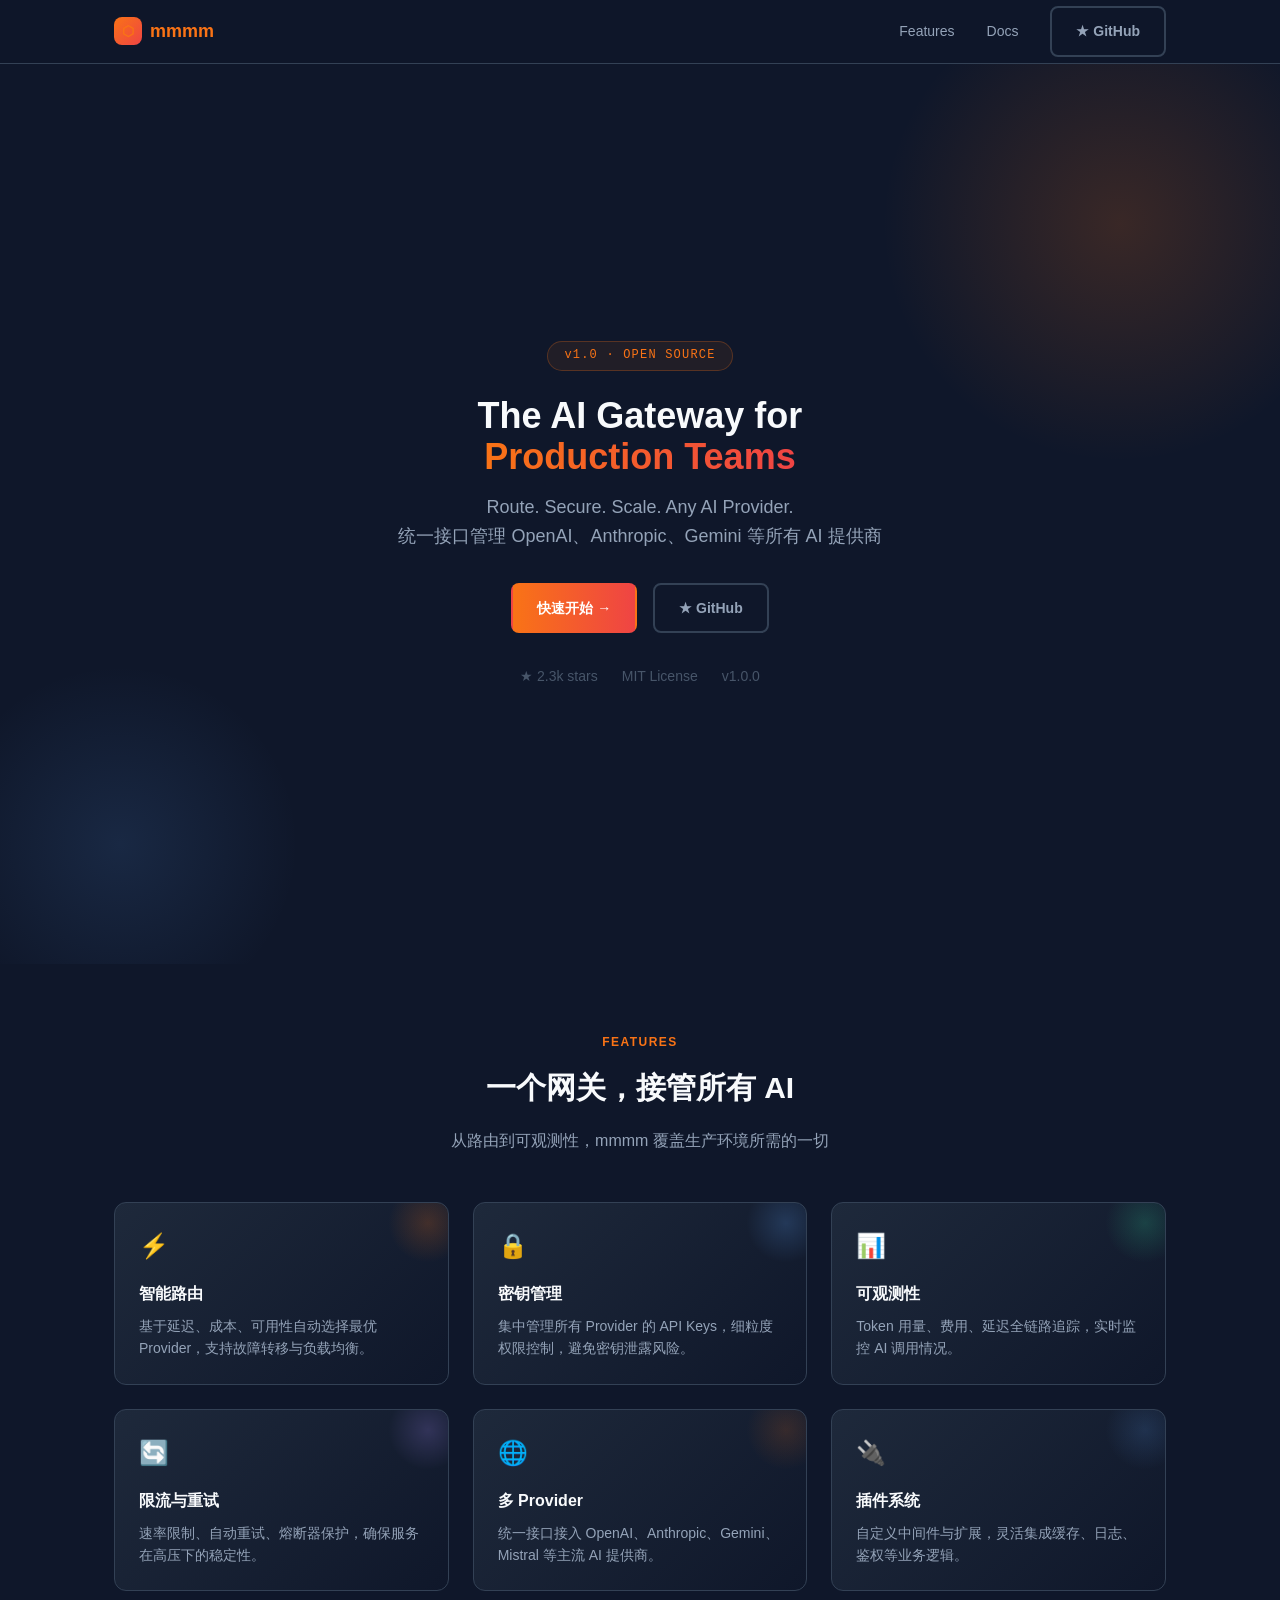
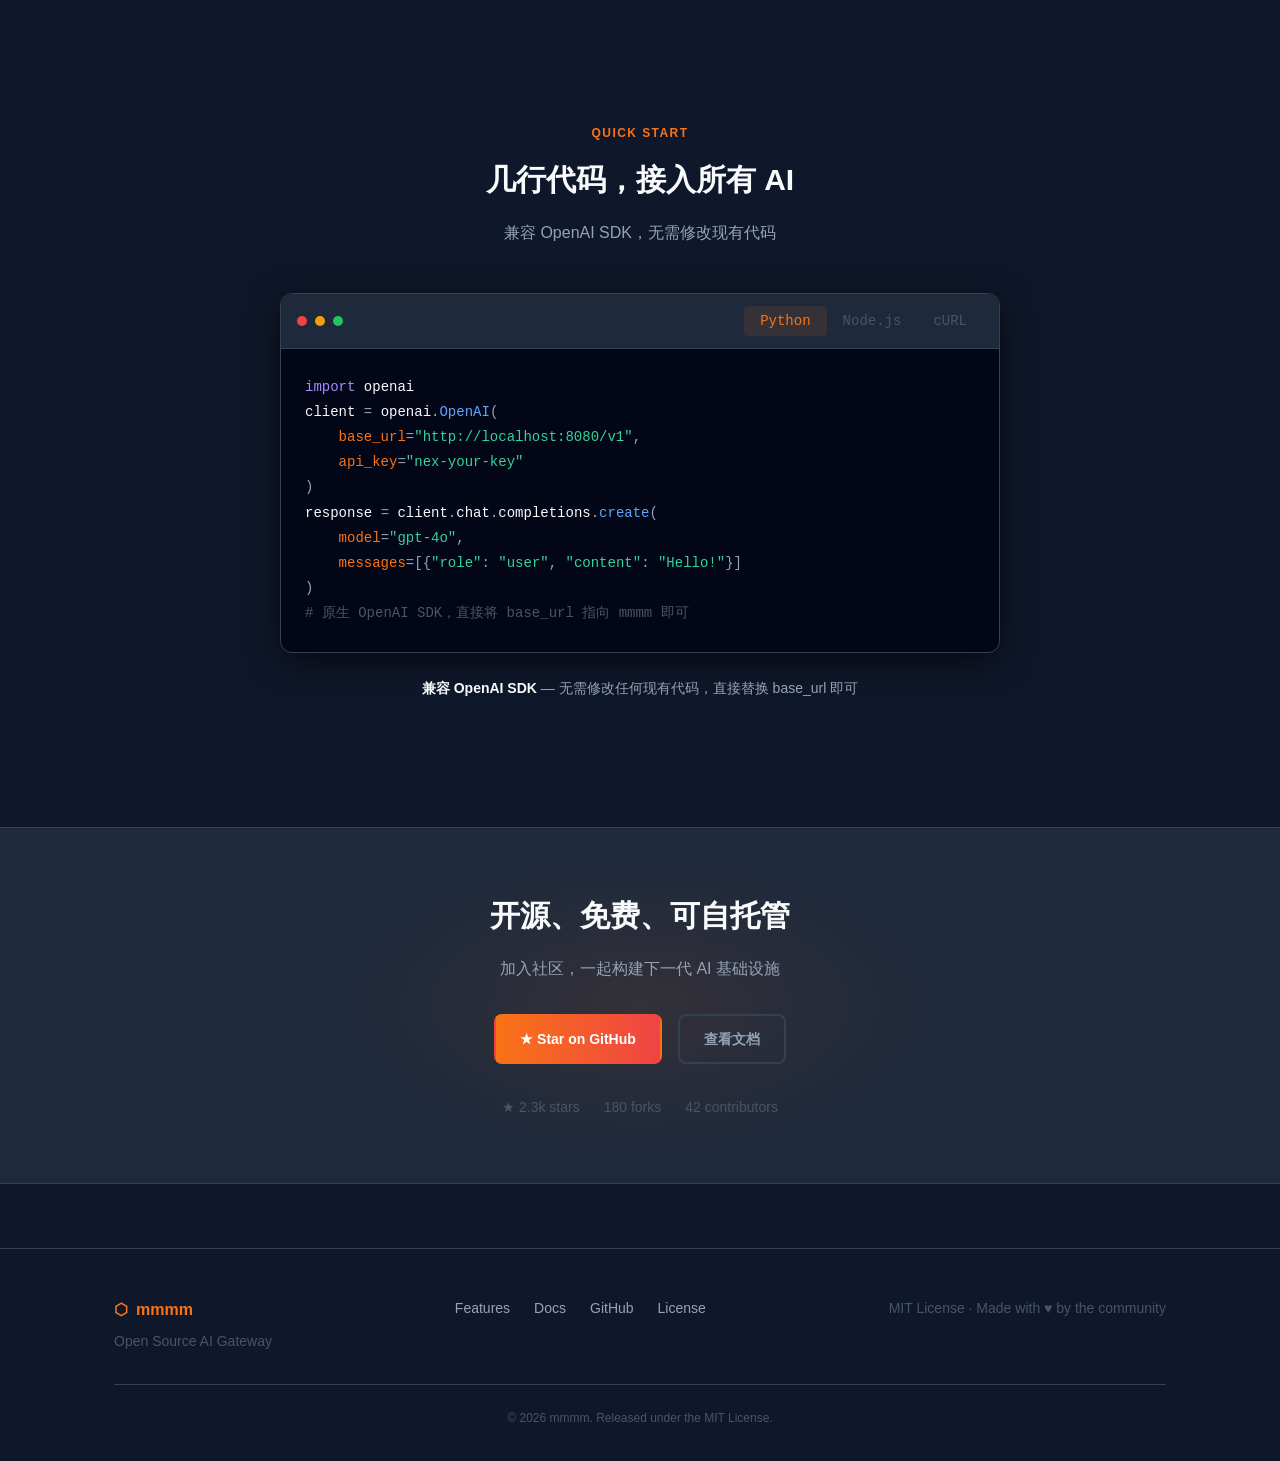
<file: index.html>
<!DOCTYPE html>
<html lang="en">
<head>
  <meta charset="UTF-8">
  <meta name="viewport" content="width=device-width, initial-scale=1.0">
  <title>mmmm — Open Source AI Gateway</title>
  <meta name="description" content="Route, secure and scale any AI provider with a single unified API. Open source, self-hostable AI Gateway.">
  <link rel="stylesheet" href="css/reset.css">
  <link rel="stylesheet" href="css/variables.css">
  <link rel="stylesheet" href="css/main.css">
  <link rel="stylesheet" href="css/landing.css">
</head>
<body>

  <header class="site-header">
    <div class="container site-header__inner">
      <a href="/" class="site-header__logo">
        <div class="site-header__logo-icon">⬡</div>
        mmmm
      </a>
      <nav class="site-header__nav">
        <a href="#features" class="nav-link">Features</a>
        <a href="#code-demo" class="nav-link">Docs</a>
        <a href="https://github.com/membphis/http_css_demo" target="_blank" rel="noopener" class="btn btn--outline">★ GitHub</a>
      </nav>
    </div>
  </header>

  <main>

    <section class="hero">
      <div class="hero__glow-1"></div>
      <div class="hero__glow-2"></div>
      <div class="hero__content">
        <span class="hero__badge">v1.0 · OPEN SOURCE</span>
        <h1 class="hero__title">
          The AI Gateway for<br>
          <span class="hero__title-gradient">Production Teams</span>
        </h1>
        <p class="hero__subtitle">
          Route. Secure. Scale. Any AI Provider.<br>
          统一接口管理 OpenAI、Anthropic、Gemini 等所有 AI 提供商
        </p>
        <div class="hero__cta">
          <a href="#code-demo" class="btn btn--primary">快速开始 →</a>
          <a href="https://github.com/membphis/http_css_demo" target="_blank" rel="noopener" class="btn btn--outline">★ GitHub</a>
        </div>
        <div class="hero__social-proof">
          <span>★ 2.3k stars</span>
          <span>MIT License</span>
          <span>v1.0.0</span>
        </div>
      </div>
    </section>

    <section class="features" id="features">
      <div class="container">
        <div class="section-header">
          <span class="section-header__label">Features</span>
          <h2 class="section-header__title">一个网关，接管所有 AI</h2>
          <p class="section-header__subtitle">从路由到可观测性，mmmm 覆盖生产环境所需的一切</p>
        </div>
        <div class="features__grid">

          <div class="feature-card">
            <div class="feature-card__glow feature-card__glow--orange"></div>
            <span class="feature-card__icon">⚡</span>
            <h3 class="feature-card__title">智能路由</h3>
            <p class="feature-card__desc">基于延迟、成本、可用性自动选择最优 Provider，支持故障转移与负载均衡。</p>
          </div>

          <div class="feature-card">
            <div class="feature-card__glow feature-card__glow--blue"></div>
            <span class="feature-card__icon">🔒</span>
            <h3 class="feature-card__title">密钥管理</h3>
            <p class="feature-card__desc">集中管理所有 Provider 的 API Keys，细粒度权限控制，避免密钥泄露风险。</p>
          </div>

          <div class="feature-card">
            <div class="feature-card__glow feature-card__glow--green"></div>
            <span class="feature-card__icon">📊</span>
            <h3 class="feature-card__title">可观测性</h3>
            <p class="feature-card__desc">Token 用量、费用、延迟全链路追踪，实时监控 AI 调用情况。</p>
          </div>

          <div class="feature-card">
            <div class="feature-card__glow feature-card__glow--purple"></div>
            <span class="feature-card__icon">🔄</span>
            <h3 class="feature-card__title">限流与重试</h3>
            <p class="feature-card__desc">速率限制、自动重试、熔断器保护，确保服务在高压下的稳定性。</p>
          </div>

          <div class="feature-card">
            <div class="feature-card__glow feature-card__glow--orange-light"></div>
            <span class="feature-card__icon">🌐</span>
            <h3 class="feature-card__title">多 Provider</h3>
            <p class="feature-card__desc">统一接口接入 OpenAI、Anthropic、Gemini、Mistral 等主流 AI 提供商。</p>
          </div>

          <div class="feature-card">
            <div class="feature-card__glow feature-card__glow--blue-light"></div>
            <span class="feature-card__icon">🔌</span>
            <h3 class="feature-card__title">插件系统</h3>
            <p class="feature-card__desc">自定义中间件与扩展，灵活集成缓存、日志、鉴权等业务逻辑。</p>
          </div>

        </div>
      </div>
    </section>

    <section class="code-demo" id="code-demo">
      <div class="container">
        <div class="section-header">
          <span class="section-header__label">Quick Start</span>
          <h2 class="section-header__title">几行代码，接入所有 AI</h2>
          <p class="section-header__subtitle">兼容 OpenAI SDK，无需修改现有代码</p>
        </div>

        <div class="code-demo__wrapper">
          <input type="radio" name="code-tab" id="tab-python" class="code-tab__input" checked>
          <input type="radio" name="code-tab" id="tab-node" class="code-tab__input">
          <input type="radio" name="code-tab" id="tab-curl" class="code-tab__input">

          <div class="code-window">
            <div class="code-window__chrome">
              <div class="code-window__dots">
                <span class="code-window__dot code-window__dot--red"></span>
                <span class="code-window__dot code-window__dot--yellow"></span>
                <span class="code-window__dot code-window__dot--green"></span>
              </div>
              <div class="code-tabs">
                <label for="tab-python" class="code-tab__label">Python</label>
                <label for="tab-node" class="code-tab__label">Node.js</label>
                <label for="tab-curl" class="code-tab__label">cURL</label>
              </div>
            </div>

            <div id="panel-python" class="code-panel">
<span class="tok-keyword">import</span> <span class="tok-name">openai</span>
<span class="tok-name">client</span> <span class="tok-punct">=</span> <span class="tok-name">openai</span><span class="tok-punct">.</span><span class="tok-func">OpenAI</span><span class="tok-punct">(</span>
    <span class="tok-param">base_url</span><span class="tok-punct">=</span><span class="tok-string">"http://localhost:8080/v1"</span><span class="tok-punct">,</span>
    <span class="tok-param">api_key</span><span class="tok-punct">=</span><span class="tok-string">"nex-your-key"</span>
<span class="tok-punct">)</span>
<span class="tok-name">response</span> <span class="tok-punct">=</span> <span class="tok-name">client</span><span class="tok-punct">.</span><span class="tok-name">chat</span><span class="tok-punct">.</span><span class="tok-name">completions</span><span class="tok-punct">.</span><span class="tok-func">create</span><span class="tok-punct">(</span>
    <span class="tok-param">model</span><span class="tok-punct">=</span><span class="tok-string">"gpt-4o"</span><span class="tok-punct">,</span>
    <span class="tok-param">messages</span><span class="tok-punct">=[{</span><span class="tok-string">"role"</span><span class="tok-punct">:</span> <span class="tok-string">"user"</span><span class="tok-punct">,</span> <span class="tok-string">"content"</span><span class="tok-punct">:</span> <span class="tok-string">"Hello!"</span><span class="tok-punct">}]</span>
<span class="tok-punct">)</span>
<span class="tok-comment"># 原生 OpenAI SDK，直接将 base_url 指向 mmmm 即可</span>
            </div>

            <div id="panel-node" class="code-panel">
<span class="tok-keyword">import</span> <span class="tok-name">OpenAI</span> <span class="tok-keyword">from</span> <span class="tok-string">'openai'</span><span class="tok-punct">;</span>
<span class="tok-keyword">const</span> <span class="tok-name">client</span> <span class="tok-punct">=</span> <span class="tok-keyword">new</span> <span class="tok-func">OpenAI</span><span class="tok-punct">({</span>
  <span class="tok-param">baseURL</span><span class="tok-punct">:</span> <span class="tok-string">'http://localhost:8080/v1'</span><span class="tok-punct">,</span>
  <span class="tok-param">apiKey</span><span class="tok-punct">:</span> <span class="tok-string">'nex-your-key'</span><span class="tok-punct">,</span>
<span class="tok-punct">});</span>
<span class="tok-keyword">const</span> <span class="tok-name">response</span> <span class="tok-punct">=</span> <span class="tok-keyword">await</span> <span class="tok-name">client</span><span class="tok-punct">.</span><span class="tok-name">chat</span><span class="tok-punct">.</span><span class="tok-name">completions</span><span class="tok-punct">.</span><span class="tok-func">create</span><span class="tok-punct">({</span>
  <span class="tok-param">model</span><span class="tok-punct">:</span> <span class="tok-string">'gpt-4o'</span><span class="tok-punct">,</span>
  <span class="tok-param">messages</span><span class="tok-punct">: [{</span> <span class="tok-param">role</span><span class="tok-punct">:</span> <span class="tok-string">'user'</span><span class="tok-punct">,</span> <span class="tok-param">content</span><span class="tok-punct">:</span> <span class="tok-string">'Hello!'</span> <span class="tok-punct">}],</span>
<span class="tok-punct">});</span>
<span class="tok-comment">// 零改动迁移——只需更换 baseURL</span>
            </div>

            <div id="panel-curl" class="code-panel">
<span class="tok-func">curl</span> <span class="tok-string">http://localhost:8080/v1/chat/completions</span> <span class="tok-punct">\</span>
  <span class="tok-param">-H</span> <span class="tok-string">"Authorization: Bearer nex-your-key"</span> <span class="tok-punct">\</span>
  <span class="tok-param">-H</span> <span class="tok-string">"Content-Type: application/json"</span> <span class="tok-punct">\</span>
  <span class="tok-param">-d</span> <span class="tok-string">'{
    "model": "gpt-4o",
    "messages": [{"role": "user", "content": "Hello!"}]
  }'</span>
            </div>
          </div>
        </div>

        <p class="code-demo__note">
          <strong>兼容 OpenAI SDK</strong> — 无需修改任何现有代码，直接替换 base_url 即可
        </p>
      </div>
    </section>

    <section class="cta-github">
      <div class="cta-github__glow"></div>
      <div class="container cta-github__content">
        <h2 class="cta-github__title">开源、免费、可自托管</h2>
        <p class="cta-github__subtitle">加入社区，一起构建下一代 AI 基础设施</p>
        <div class="cta-github__actions">
          <a href="https://github.com/membphis/http_css_demo" target="_blank" rel="noopener" class="btn btn--primary">★ Star on GitHub</a>
          <a href="https://github.com/membphis/http_css_demo#readme" target="_blank" rel="noopener" class="btn btn--outline">查看文档</a>
        </div>
        <div class="cta-github__stats">
          <span>★ 2.3k stars</span>
          <span>180 forks</span>
          <span>42 contributors</span>
        </div>
      </div>
    </section>

  </main>

  <footer class="site-footer">
    <div class="container">
      <div class="site-footer__inner">
        <div>
          <div class="site-footer__brand">
            <span>⬡</span> mmmm
          </div>
          <p class="site-footer__tagline">Open Source AI Gateway</p>
        </div>
        <nav class="site-footer__nav">
          <a href="#features">Features</a>
          <a href="#code-demo">Docs</a>
          <a href="https://github.com/membphis/http_css_demo" target="_blank" rel="noopener">GitHub</a>
          <a href="https://github.com/membphis/http_css_demo/blob/main/LICENSE" target="_blank" rel="noopener">License</a>
        </nav>
        <p class="site-footer__meta">MIT License · Made with ♥ by the community</p>
      </div>
      <p class="site-footer__copy">© 2026 mmmm. Released under the MIT License.</p>
    </div>
  </footer>

</body>
</html>
</file>
<file: css/variables.css>
/* css/variables.css */
:root {
  /* --- Colors --- */
  --color-bg: #0f172a;
  --color-surface: #1e293b;
  --color-surface-2: #020617;
  --color-border: #334155;
  --color-border-accent: rgba(249, 115, 22, 0.25);

  --color-primary: #f97316;
  --color-primary-hover: #ea580c;
  --color-primary-2: #ef4444;

  --color-text: #f8fafc;
  --color-text-muted: #94a3b8;
  --color-text-faint: #475569;

  --color-accent-blue: #60a5fa;
  --color-accent-green: #34d399;
  --color-accent-purple: #a78bfa;

  /* --- Typography --- */
  --font-ui: -apple-system, BlinkMacSystemFont, 'Segoe UI', sans-serif;
  --font-code: 'JetBrains Mono', 'Fira Code', 'Cascadia Code', monospace;

  --font-size-xs: 0.75rem;
  --font-size-sm: 0.875rem;
  --font-size-base: 1rem;
  --font-size-lg: 1.125rem;
  --font-size-xl: 1.25rem;
  --font-size-2xl: 1.5rem;
  --font-size-3xl: 1.875rem;
  --font-size-4xl: 2.25rem;

  --font-weight-normal: 400;
  --font-weight-medium: 500;
  --font-weight-semibold: 600;
  --font-weight-bold: 700;
  --font-weight-extrabold: 800;

  /* --- Spacing --- */
  --space-1: 0.25rem;
  --space-2: 0.5rem;
  --space-3: 0.75rem;
  --space-4: 1rem;
  --space-5: 1.25rem;
  --space-6: 1.5rem;
  --space-8: 2rem;
  --space-10: 2.5rem;
  --space-12: 3rem;
  --space-16: 4rem;

  /* --- Border Radius --- */
  --radius-sm: 0.25rem;
  --radius-md: 0.5rem;
  --radius-lg: 0.75rem;
  --radius-xl: 1rem;
  --radius-full: 9999px;

  /* --- Shadows --- */
  --shadow-sm: 0 1px 3px rgba(0, 0, 0, 0.4);
  --shadow-md: 0 4px 12px rgba(0, 0, 0, 0.5);
  --shadow-lg: 0 8px 32px rgba(0, 0, 0, 0.6);

  /* --- Transitions --- */
  --transition-fast: 150ms ease;
  --transition-base: 250ms ease;

  /* --- Layout --- */
  --max-width: 1100px;
  --header-height: 64px;

  /* --- Composite tokens --- */
  --color-header-bg: rgba(15, 23, 42, 0.85);
}
</file>
<file: css/main.css>
/* css/main.css */

/* --- Base --- */
body {
  font-family: var(--font-ui);
  font-size: var(--font-size-base);
  color: var(--color-text);
  background-color: var(--color-bg);
  line-height: 1.6;
}

/* --- Container --- */
.container {
  max-width: var(--max-width);
  margin: 0 auto;
  padding: 0 var(--space-6);
}

/* --- Buttons --- */
.btn {
  display: inline-flex;
  align-items: center;
  gap: var(--space-2);
  padding: var(--space-3) var(--space-6);
  border-radius: var(--radius-md);
  font-size: var(--font-size-sm);
  font-weight: var(--font-weight-semibold);
  cursor: pointer;
  border: 2px solid transparent;
  transition: background-color var(--transition-fast),
              border-color var(--transition-fast),
              transform var(--transition-fast),
              box-shadow var(--transition-fast);
}

.btn:hover:not(:disabled) {
  transform: translateY(-1px);
}

.btn:disabled {
  opacity: 0.5;
  cursor: not-allowed;
}

.btn--primary {
  background: linear-gradient(90deg, var(--color-primary), var(--color-primary-2));
  color: #fff;
  border-color: transparent;
}

.btn--primary:hover:not(:disabled) {
  background: linear-gradient(90deg, var(--color-primary-hover), var(--color-primary-2));
  border-color: transparent;
  box-shadow:
    0 0 0 2px rgba(249, 115, 22, 0.4),
    0 0 25px rgba(249, 115, 22, 0.4),
    0 0 50px rgba(249, 115, 22, 0.15),
    0 4px 12px rgba(0, 0, 0, 0.6);
}

.btn--outline {
  background: transparent;
  color: var(--color-text-muted);
  border-color: var(--color-border);
}

.btn--outline:hover:not(:disabled) {
  border-color: var(--color-primary);
  color: var(--color-text);
}

/* --- Site Header --- */
.site-header {
  position: sticky;
  top: 0;
  height: var(--header-height);
  z-index: 100;
  background-color: var(--color-header-bg);
  backdrop-filter: blur(12px);
  -webkit-backdrop-filter: blur(12px);
  border-bottom: 1px solid var(--color-border);
}

.site-header__inner {
  display: flex;
  align-items: center;
  justify-content: space-between;
  height: 100%;
}

.site-header__logo {
  display: flex;
  align-items: center;
  gap: var(--space-2);
  font-weight: var(--font-weight-bold);
  font-size: var(--font-size-lg);
  color: var(--color-primary);
}

.site-header__logo-icon {
  width: 28px;
  height: 28px;
  background: linear-gradient(135deg, var(--color-primary), var(--color-primary-2));
  border-radius: var(--radius-md);
  display: flex;
  align-items: center;
  justify-content: center;
  font-size: var(--font-size-sm);
}

.site-header__nav {
  display: flex;
  align-items: center;
  gap: var(--space-8);
}

.nav-link {
  font-size: var(--font-size-sm);
  color: var(--color-text-muted);
  transition: color var(--transition-fast);
}

.nav-link:hover {
  color: var(--color-text);
}

.nav-link--active {
  color: var(--color-text);
}

/* --- Site Footer --- */
.site-footer {
  border-top: 1px solid var(--color-border);
  padding: var(--space-12) 0 var(--space-8);
  margin-top: var(--space-16);
}

.site-footer__inner {
  display: flex;
  align-items: flex-start;
  justify-content: space-between;
  gap: var(--space-8);
  margin-bottom: var(--space-8);
}

.site-footer__brand {
  display: flex;
  align-items: center;
  gap: var(--space-2);
  font-weight: var(--font-weight-bold);
  color: var(--color-primary);
  margin-bottom: var(--space-2);
}

.site-footer__tagline {
  font-size: var(--font-size-sm);
  color: var(--color-text-faint);
}

.site-footer__nav {
  display: flex;
  gap: var(--space-6);
}

.site-footer__nav a {
  font-size: var(--font-size-sm);
  color: var(--color-text-muted);
  transition: color var(--transition-fast);
}

.site-footer__nav a:hover {
  color: var(--color-text);
}

.site-footer__meta {
  font-size: var(--font-size-sm);
  color: var(--color-text-faint);
  text-align: right;
}

.site-footer__copy {
  border-top: 1px solid var(--color-border);
  padding-top: var(--space-6);
  font-size: var(--font-size-xs);
  color: var(--color-text-faint);
  text-align: center;
}

/* --- Responsive --- */
@media (max-width: 768px) {
  .site-header__nav {
    flex-direction: column;
    align-items: flex-start;
    gap: var(--space-3);
    position: absolute;
    top: var(--header-height);
    left: 0;
    right: 0;
    background-color: var(--color-surface);
    border-bottom: 1px solid var(--color-border);
    padding: var(--space-4) var(--space-6);
  }

  .site-footer__inner {
    flex-direction: column;
    gap: var(--space-6);
  }

  .site-footer__meta {
    text-align: left;
  }
}
</file>
<file: css/landing.css>
/* css/landing.css */

/* --- Hero --- */
.hero {
  position: relative;
  min-height: 100vh;
  display: flex;
  align-items: center;
  justify-content: center;
  overflow: hidden;
  text-align: center;
  padding: var(--space-16) var(--space-6);
}

.hero__glow-1 {
  position: absolute;
  top: -80px;
  right: -80px;
  width: 480px;
  height: 480px;
  background: radial-gradient(circle, rgba(249, 115, 22, 0.18) 0%, transparent 70%);
  border-radius: var(--radius-full);
  pointer-events: none;
}

.hero__glow-2 {
  position: absolute;
  bottom: -60px;
  left: -60px;
  width: 360px;
  height: 360px;
  background: radial-gradient(circle, rgba(96, 165, 250, 0.12) 0%, transparent 70%);
  border-radius: var(--radius-full);
  pointer-events: none;
}

.hero__content {
  position: relative;
  z-index: 1;
  max-width: 720px;
  margin: 0 auto;
}

.hero__badge {
  display: inline-block;
  padding: var(--space-1) var(--space-4);
  border: 1px solid var(--color-border-accent);
  background: rgba(249, 115, 22, 0.08);
  color: var(--color-primary);
  border-radius: var(--radius-full);
  font-size: var(--font-size-xs);
  font-family: var(--font-code);
  letter-spacing: 0.1em;
  margin-bottom: var(--space-6);
}

.hero__title {
  font-size: var(--font-size-4xl);
  font-weight: var(--font-weight-extrabold);
  line-height: 1.15;
  margin-bottom: var(--space-4);
  color: var(--color-text);
}

.hero__title-gradient {
  background: linear-gradient(90deg, var(--color-primary), var(--color-primary-2));
  -webkit-background-clip: text;
  -webkit-text-fill-color: transparent;
  background-clip: text;
}

.hero__subtitle {
  font-size: var(--font-size-lg);
  color: var(--color-text-muted);
  margin-bottom: var(--space-8);
  line-height: 1.6;
}

.hero__cta {
  display: flex;
  align-items: center;
  justify-content: center;
  gap: var(--space-4);
  margin-bottom: var(--space-8);
}

.hero__social-proof {
  display: flex;
  align-items: center;
  justify-content: center;
  gap: var(--space-6);
  font-size: var(--font-size-sm);
  color: var(--color-text-faint);
}

/* --- Responsive: Hero --- */
@media (max-width: 768px) {
  .hero__title {
    font-size: var(--font-size-2xl);
  }

  .hero__subtitle {
    font-size: var(--font-size-base);
  }

  .hero__cta {
    flex-direction: column;
    align-items: stretch;
  }

  .hero__social-proof {
    flex-direction: column;
    gap: var(--space-2);
  }
}

/* --- Features --- */
.features {
  padding: var(--space-16) var(--space-6);
}

.section-header {
  text-align: center;
  margin-bottom: var(--space-12);
}

.section-header__label {
  display: inline-block;
  font-size: var(--font-size-xs);
  font-weight: var(--font-weight-semibold);
  letter-spacing: 0.12em;
  text-transform: uppercase;
  color: var(--color-primary);
  margin-bottom: var(--space-3);
}

.section-header__title {
  font-size: var(--font-size-3xl);
  font-weight: var(--font-weight-bold);
  color: var(--color-text);
  margin-bottom: var(--space-4);
}

.section-header__subtitle {
  font-size: var(--font-size-base);
  color: var(--color-text-muted);
  max-width: 520px;
  margin: 0 auto;
}

.features__grid {
  display: grid;
  grid-template-columns: repeat(3, 1fr);
  gap: var(--space-6);
}

.feature-card {
  position: relative;
  overflow: hidden;
  background: linear-gradient(135deg, var(--color-surface), var(--color-bg));
  border: 1px solid var(--color-border);
  border-radius: var(--radius-lg);
  padding: var(--space-6);
  transition: transform var(--transition-base),
              border-color var(--transition-base),
              box-shadow var(--transition-base);
}

.feature-card:hover {
  transform: translateY(-3px);
  border-color: var(--color-border-accent);
  box-shadow:
    0 0 0 1px rgba(249, 115, 22, 0.2),    /* 边框光晕环 */
    0 0 20px rgba(249, 115, 22, 0.35),     /* 外部发光 */
    0 4px 12px rgba(0, 0, 0, 0.5);        /* 投影阴影 */
}

.feature-card__glow {
  position: absolute;
  top: -20px;
  right: -20px;
  width: 80px;
  height: 80px;
  border-radius: var(--radius-full);
  pointer-events: none;
}

.feature-card__icon {
  font-size: var(--font-size-2xl);
  margin-bottom: var(--space-4);
  display: block;
}

.feature-card__title {
  font-size: var(--font-size-base);
  font-weight: var(--font-weight-semibold);
  color: var(--color-text);
  margin-bottom: var(--space-2);
}

.feature-card__desc {
  font-size: var(--font-size-sm);
  color: var(--color-text-muted);
  line-height: 1.6;
}

.feature-card__glow--orange {
  background: radial-gradient(circle, rgba(249, 115, 22, 0.2), transparent 70%);
}

.feature-card__glow--blue {
  background: radial-gradient(circle, rgba(96, 165, 250, 0.2), transparent 70%);
}

.feature-card__glow--green {
  background: radial-gradient(circle, rgba(52, 211, 153, 0.2), transparent 70%);
}

.feature-card__glow--purple {
  background: radial-gradient(circle, rgba(167, 139, 250, 0.2), transparent 70%);
}

.feature-card__glow--orange-light {
  background: radial-gradient(circle, rgba(249, 115, 22, 0.15), transparent 70%);
}

.feature-card__glow--blue-light {
  background: radial-gradient(circle, rgba(96, 165, 250, 0.15), transparent 70%);
}

@media (max-width: 768px) {
  .features__grid {
    grid-template-columns: 1fr;
  }
}

/* --- Code Demo --- */
.code-demo {
  padding: var(--space-16) var(--space-6);
}

.code-window {
  max-width: 720px;
  margin: 0 auto;
  background: var(--color-surface-2);
  border: 1px solid var(--color-border);
  border-radius: var(--radius-lg);
  overflow: hidden;
  box-shadow: var(--shadow-lg);
}

.code-window__chrome {
  display: flex;
  align-items: center;
  gap: var(--space-3);
  background: var(--color-surface);
  padding: var(--space-3) var(--space-4);
  border-bottom: 1px solid var(--color-border);
}

.code-window__dots {
  display: flex;
  gap: var(--space-2);
}

.code-window__dot {
  width: 10px;
  height: 10px;
  border-radius: var(--radius-full);
}

.code-window__dot--red   { background: #ef4444; }
.code-window__dot--yellow { background: #f59e0b; }
.code-window__dot--green  { background: #22c55e; }

.code-tab__input {
  display: none;
}

.code-tabs {
  display: flex;
  gap: 0;
  margin-left: auto;
}

.code-tab__label {
  padding: var(--space-1) var(--space-4);
  font-size: var(--font-size-sm);
  font-family: var(--font-code);
  color: var(--color-text-faint);
  cursor: pointer;
  border-radius: var(--radius-sm);
  transition: color var(--transition-fast), background var(--transition-fast);
}

.code-tab__label:hover {
  color: var(--color-text-muted);
}

#tab-python:checked ~ .code-window .code-tab__label[for="tab-python"],
#tab-node:checked   ~ .code-window .code-tab__label[for="tab-node"],
#tab-curl:checked   ~ .code-window .code-tab__label[for="tab-curl"] {
  color: var(--color-primary);
  background: rgba(249, 115, 22, 0.1);
}

.code-panel {
  display: none;
  padding: 0 var(--space-6);
  font-family: var(--font-code);
  font-size: var(--font-size-sm);
  line-height: 1.8;
  overflow-x: auto;
  white-space: pre-wrap;  /* Preserve line breaks and wrap long lines */
}

#tab-python:checked ~ .code-window #panel-python,
#tab-node:checked   ~ .code-window #panel-node,
#tab-curl:checked   ~ .code-window #panel-curl {
  display: block;
}

.tok-keyword  { color: var(--color-accent-purple); }
.tok-string   { color: var(--color-accent-green); }
.tok-name     { color: var(--color-text); }
.tok-func     { color: var(--color-accent-blue); }
.tok-comment  { color: var(--color-text-faint); }
.tok-param    { color: var(--color-primary); }
.tok-punct    { color: var(--color-text-muted); }

.code-demo__note {
  text-align: center;
  margin-top: var(--space-6);
  font-size: var(--font-size-sm);
  color: var(--color-text-muted);
}

.code-demo__note strong {
  color: var(--color-text);
}

@media (max-width: 768px) {
  .code-window {
    font-size: var(--font-size-xs);
  }

  .code-panel {
    padding: 0 var(--space-4);
    font-size: var(--font-size-xs);
  }
}

/* --- GitHub CTA Banner --- */
.cta-github {
  position: relative;
  overflow: hidden;
  margin: var(--space-16) 0 0;
  padding: var(--space-16) var(--space-6);
  background: var(--color-surface);
  border-top: 1px solid var(--color-border);
  border-bottom: 1px solid var(--color-border);
  text-align: center;
}

.cta-github__glow {
  position: absolute;
  top: 50%;
  left: 50%;
  transform: translate(-50%, -50%);
  width: 600px;
  height: 300px;
  background: radial-gradient(ellipse, rgba(249, 115, 22, 0.1) 0%, transparent 70%);
  pointer-events: none;
}

.cta-github__content {
  position: relative;
  z-index: 1;
}

.cta-github__title {
  font-size: var(--font-size-3xl);
  font-weight: var(--font-weight-bold);
  color: var(--color-text);
  margin-bottom: var(--space-4);
}

.cta-github__subtitle {
  font-size: var(--font-size-base);
  color: var(--color-text-muted);
  margin-bottom: var(--space-8);
}

.cta-github__actions {
  display: flex;
  align-items: center;
  justify-content: center;
  gap: var(--space-4);
  margin-bottom: var(--space-8);
}

.cta-github__stats {
  display: flex;
  align-items: center;
  justify-content: center;
  gap: var(--space-6);
  font-size: var(--font-size-sm);
  color: var(--color-text-faint);
}

@media (max-width: 768px) {
  .cta-github__title {
    font-size: var(--font-size-2xl);
  }

  .cta-github__actions {
    flex-direction: column;
    align-items: stretch;
  }

  .cta-github__stats {
    flex-direction: column;
    gap: var(--space-2);
  }
}
</file>
